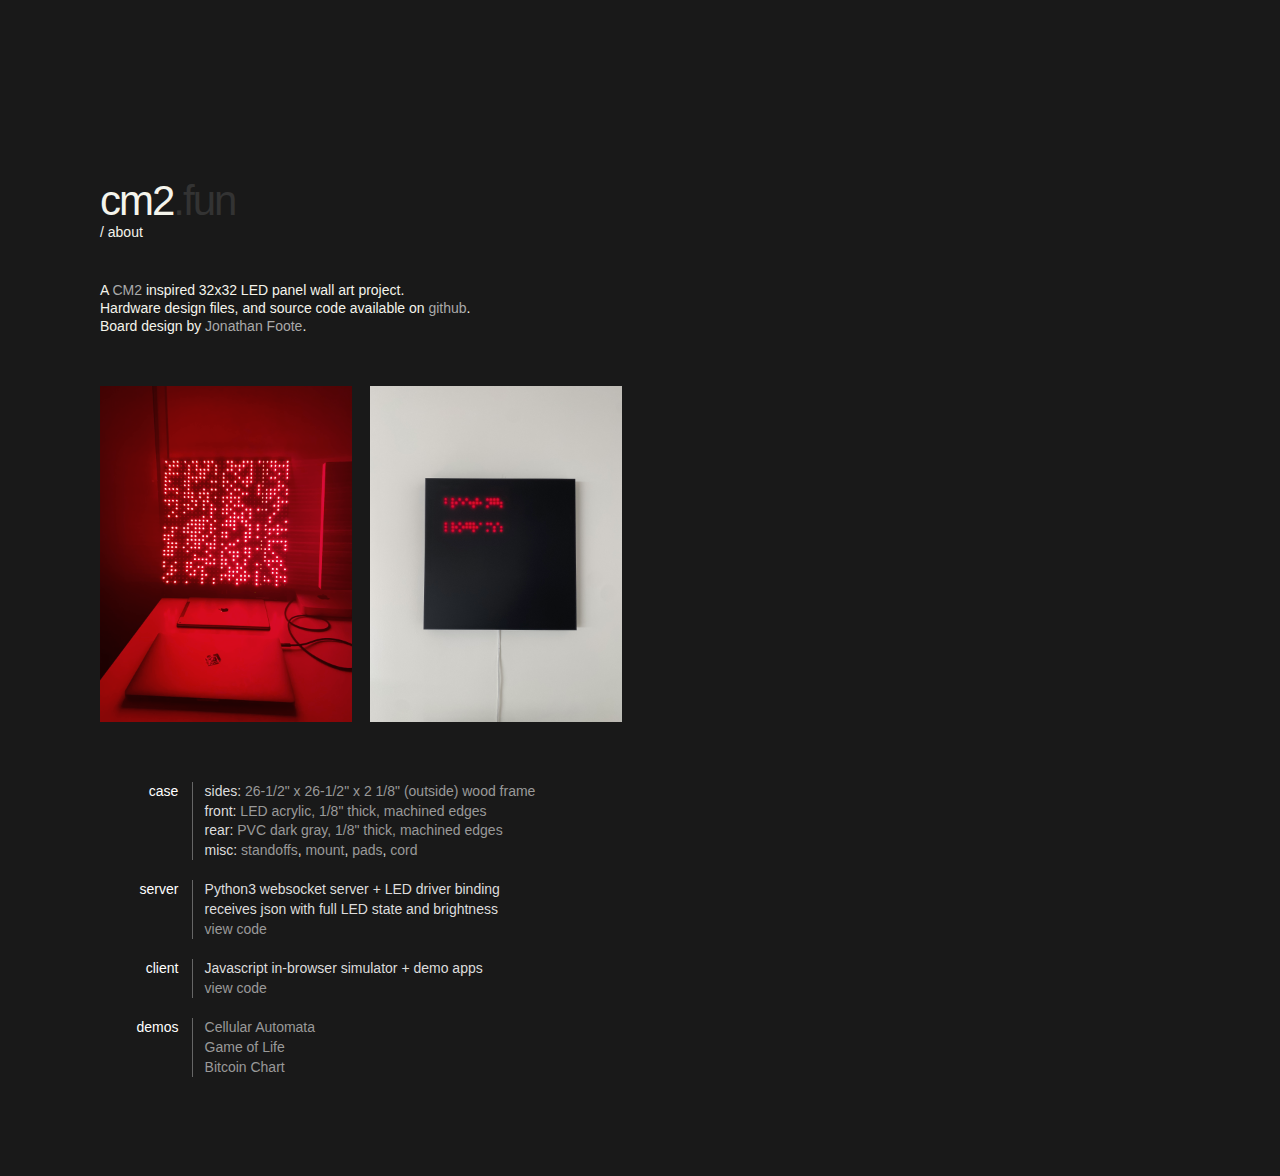
<file: index.html>
<!doctype html>
<html lang="en">

<head>
	<meta charset="utf-8">
	<title>cm2.fun</title>
	<meta name="viewport" content="width=device-width, initial-scale=1">
	<link rel="stylesheet" href="docs/style/home.css">
	<link rel="stylesheet" href="docs/style/home_header.css">
	<link rel="stylesheet" href="docs/style/about.css">
	<!--
	<link rel="stylesheet" href="docs/style/fonts/Helvetica/fonts.css">
	-->
	<link rel="stylesheet" href="https://dekorte.com/Fonts/Helvetica/fonts.css">
	<style>
		html,
		body {
			height: 100%;
			font-size: max(14px, 0.9vw);
			/*font-size: min(2vh, 1vw);*/
			width: auto;
		}

		.pageTitle {
			font-size: 3em;
		}

		.text {
			margin-top: 3em;
		}

		a:link {
			color: #999;
		}

		a:visited {
			color: #999;
		}

		a:hover {
			color: #888;
		}

		.chunkLeft {
			width: 3em;
			color: #fff;
		}

		.chunkRight {
			color: #ddd;
		}

		.description {
			padding-bottom: 0em;
		}

		.photo {
			display: inline-block;
			width: 18em;
			height: auto;
			margin-top: 1em;
			margin-bottom: 0em;
			margin-right: 1em;
			filter: grayscale(0.2);
		}

	</style>
</head>

<body>
	<div class="container leftSpace">
		<div class="header">
			<div class="pageHeader">
				<div class="topSpace"></div>
				<div class="pageTitle" style="text-transform: none;">cm2<span
						style="color: #333;">.fun</span></div>
				<div class="pageSubtitle"> / about </div>
			</div>
		</div>
		<div class="text">
			<div class="description" style="margin:0; padding:0;">
				A <a href="https://en.wikipedia.org/wiki/Connection_Machine">CM2</a> inspired 32x32 LED panel wall art project.<br>
				Hardware design files, and source code available on <a href="https://github.com/stevedekorte/ConnectionMachine">github</a>.<br>
				Board design by <a href="https://stochasticlabs.org/portfolio/jon-foote/">Jonathan Foote</a>.<br>
				<br>
				<br>

				<a href="docs/media/photos/board.jpg"><img class="photo" src="docs/media/photos/board.jpg"></a>
				<a href="docs/media/photos/wall.jpg"><img class="photo" src="docs/media/photos/wall.jpg"></a>
				<!--
				<a href="hardware/cm2-dimensions.pdf"><img class="photo" src="media/diagrams/dimensions.png"></a>
				<a href="hardware/cm2-pcb.pdf"><img class="photo" src="media/diagrams/pcb.png"></a>
				-->
			</div>
			<div class="items">
				<div class="chunk">

					<!--
					<div class="chunk">
						<div class="chunkLeft">
							design
						</div>
						<div class="chunkRight">
							<a href="specs/hardware design/cm2-gerbers.zip">PCB files</a><br>
							<a href="media/renders/one_side.png">rendering</a><br>
						</div>
					</div>


					<div class="chunk">
						<div class="chunkLeft">
							parts
						</div>
						<div class="chunkRight">
							1 &#215; BCM2835 Rhaspberry PI Zero CPU<br>
							1 &#215; HT1632C LED driver<br>
							1024 &#215; <span class="unknown">?</span> LEDs<br>
							1 &#215; <span class="unknown">?</span> power supply<br>
							</div>
						</div>
					</div>
				-->


					<div class="chunk">
						<div class="chunkLeft">
							case
						</div>
						<div class="chunkRight">
							sides: <a href="https://www.pictureframes.com/black-custom-frame-sp2">26-1/2" x 26-1/2" x 2 1/8" (outside) wood frame</a><br>
							front: <!--26-7/8" x 26-7/8"--> <a href="https://www.tapplastics.com/product/plastics/cut_to_size_plastic/black_led_sheet/668">LED acrylic, 1/8" thick, machined edges</a>
							<!-- ~$80 sans shipping --><br>
							rear: <!--26-7/8" x 26-7/8"--> <a href="https://www.tapplastics.com/product/plastics/cut_to_size_plastic/pvc_sheets/531">PVC dark gray, 1/8" thick, machined edges</a>
							<!-- ~$50 sans shipping --><br>
							misc: <a href="https://www.amazon.com/gp/product/B07D7828LC/">standoffs</a>,
							<a href="https://www.amazon.com/gp/product/B08B65RZ44/">mount</a>,
							<a href="https://www.amazon.com/SoftTouch-4799095N-Hardwood-Protector-Furniture/dp/B07JCX6Z53/">pads</a>,
							<a href="https://www.amazon.com/gp/product/B09JJPBBN8/">cord</a> 
							
						</div>
					</div>

					<div class="chunk">
						<div class="chunkLeft">
							server
						</div>
						<div class="chunkRight">
							Python3 websocket server + LED driver binding<br>
							receives json with full LED state and brightness<br>
							<a href="https://github.com/stevedekorte/cm2/tree/main/server">view code</a>
						</div>
					</div>

					<div class="chunk">
						<div class="chunkLeft">
							client
						</div>
						<div class="chunkRight">
							Javascript in-browser simulator + demo apps <!-- including cellular automata, equalizer, light bright, bitcoin chart --><br>
							<a href="https://github.com/stevedekorte/cm2/tree/main/client">view code</a><br>
						</div>
					</div>

					<div class="chunk">
						<div class="chunkLeft">
							demos
						</div>
						<div class="chunkRight">
							<a href="./client/apps/CellularAutomata/index.html">Cellular Automata</a><br>
							<a href="./client/apps/GameOfLife/index.html">Game of Life</a><br>
							<a href="./client/apps/Market/index.html">Bitcoin Chart</a><br>
						</div>
					</div>

					<br>
					<br>
					<br>
					<br>
				</div>
			</div>
</body>
</html>
</file>
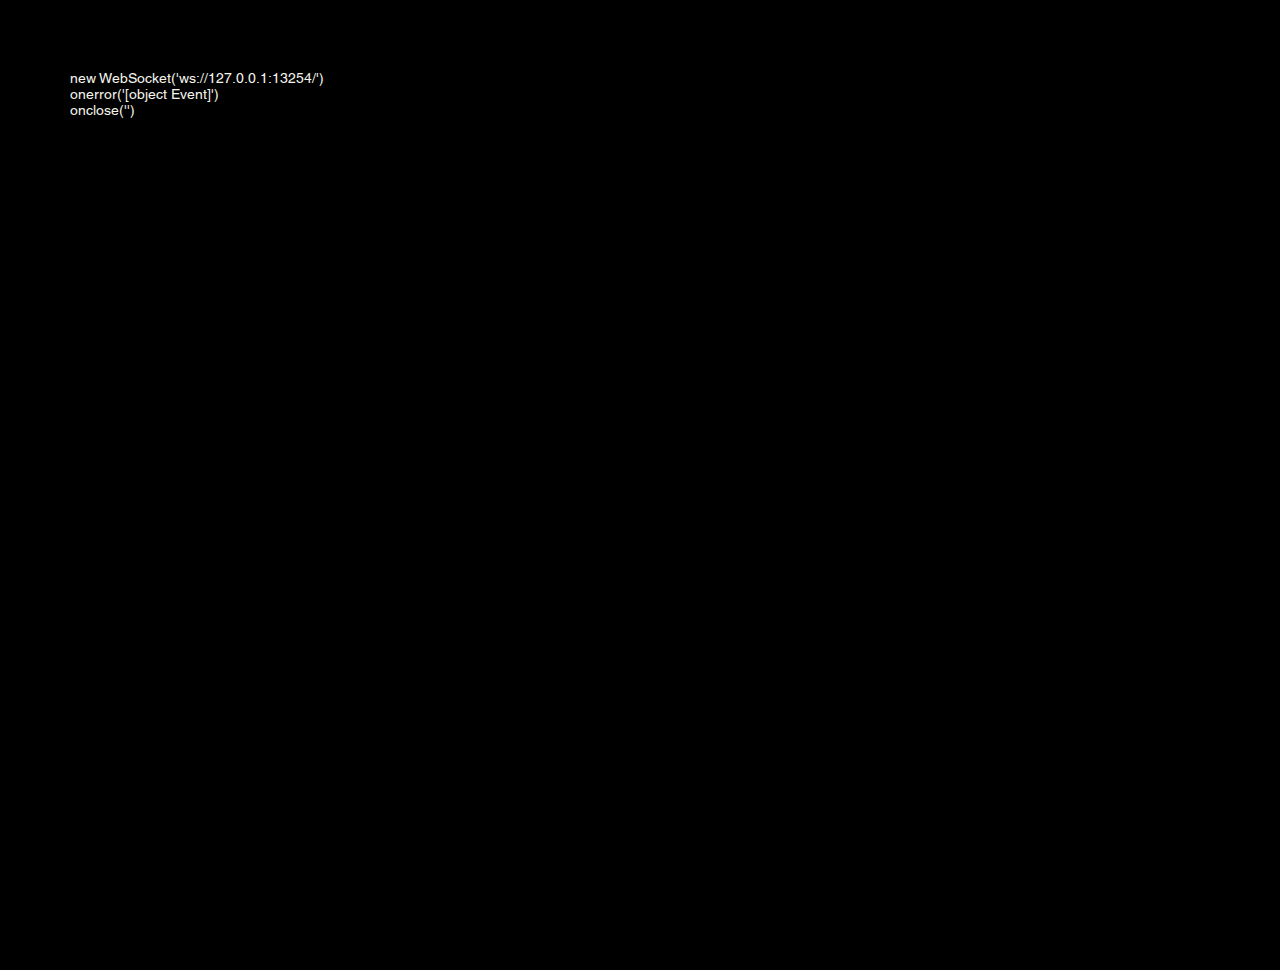
<file: client/js/index.html>
<!doctype html>
<html lang="en">
<head>
	<meta charset="utf-8">
	<title>client</title>

	<meta name="viewport" content="width=device-width, initial-scale=1">
	<link href="./Fonts/Helvetica/fonts.css" rel="stylesheet" type="text/css">
	<link href="style.css" rel="stylesheet" type="text/css">
	<!--
	<script type="text/javascript" src="typing.js"></script>
	-->

	<style>
		
	</style>
</head>

<body style="margin: 5em;">
	<div id="content">
	</div>
</body>

<script>
	const content = document.getElementById("content")
	const ip = "127.0.0.1"
	const port = 13254

	//var socket = new WebSocket("ws://127.0.0.1:13254/socketserver", ["protocolOne", "protocolTwo"]);
	const url = "ws://" + ip + ":" + port + "/"
	var socket = new WebSocket(url);

	log("new WebSocket('" + url + "')")

	socket.onopen = function (event) {
		log("onopen()")
		socket.send("{ frame: \"xxx\" }");
	};

	socket.onmessage = function(event) {
		const message = event.data
		log("onmessage('" + message + "')")
	}

	socket.onerror = function(event) {
		log("onerror('" + event + "')")
	}

	socket.onclose = function(event) {
		log("onclose('" + event.reason + "')<br>")
	}

	function log(msg) {
		content.innerHTML += " " + msg + "<br>\n"
	}

	window.onkeydown= function(event) {
		const k = event.keyCode
		socket.send("{ keyCode: " + k + " }");
    }

	//socket.close();


</script>

</html>
</file>
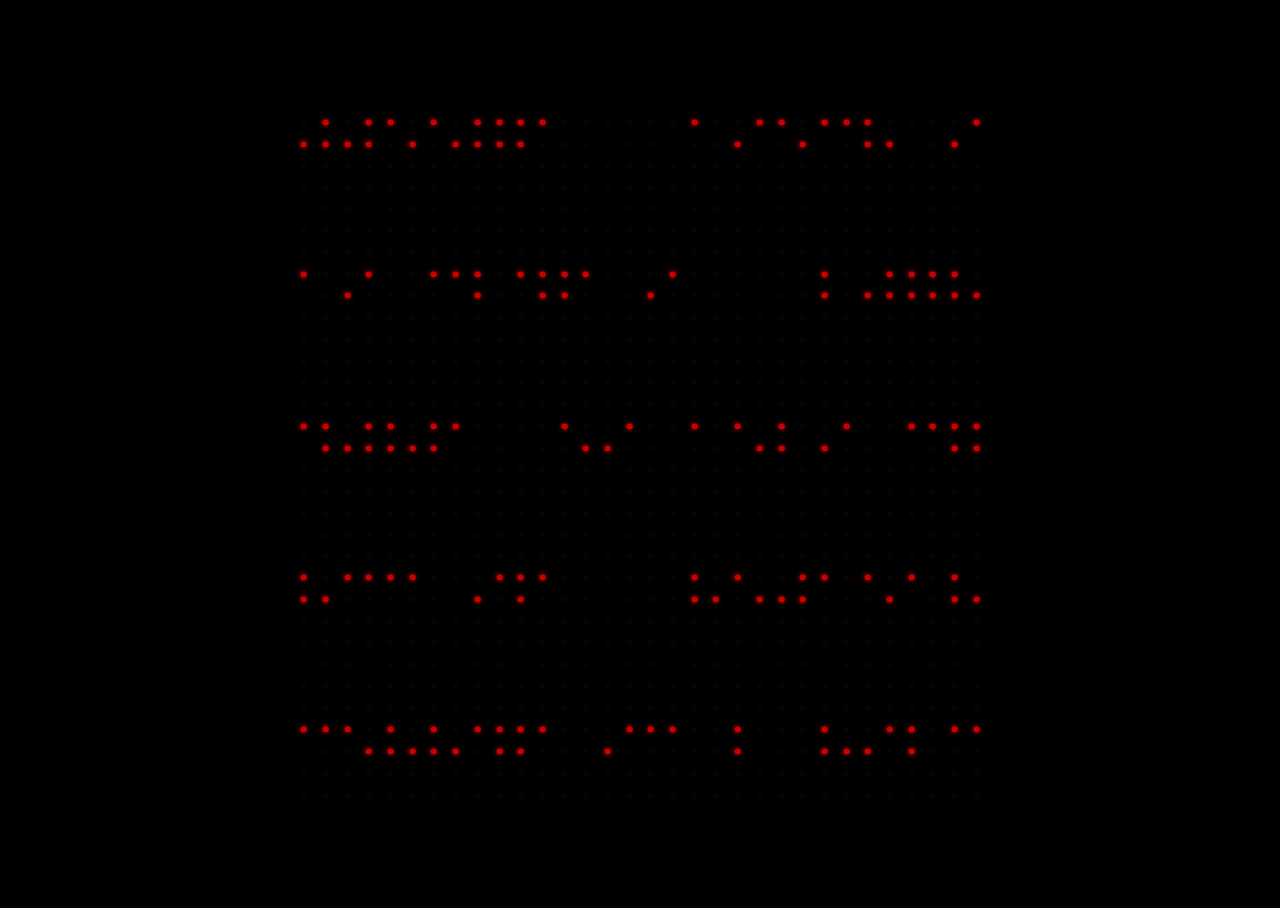
<file: client/apps/Braille/index.html>
<!DOCTYPE html>
<html>
  <head>
    <meta http-equiv="cache-control" content="no-cache">    
    <meta http-equiv="pragma" content="no-cache">      
        
    <meta charset="utf-8">
    <meta name="viewport" content="width=device-width, initial-scale=1, maximum-scale=3, minimum-scale=0.1">
    <link rel="manifest" href="/manifest.json">
    <meta name="Description" content="">
    <meta name="theme-color" content="#317EFB"/>
    <!--
    <link rel="icon" href="resources/favicons/favicon.ico">
    -->
    <title>...</title>
    <script type="text/javascript" src="../../source/boot/ResourceLoaderPanel.js"></script>
    <script type="text/javascript" src="../../source/boot/ResourceLoader.js"></script>
  </head>
  <body></body>
</html>
</file>
<file: docs/style/home.css>
html, body {
	height: 100%;
	width: auto;
}

html {
	color: #f4f4ec;
	font-family: "Helvetica Neue", "Helvetica", sans-serif;
	-webkit-font-smoothing: antialiased;
    text-rendering: optimizeLegibility;
	font-size: 14px;
}

body {
	background: #191919;
	line-height: 1.4667;
    margin: 0px;
}

/* --- links --- */

a:link,
a:visited {
	color: #565553;
	text-decoration: none;
	transition: background-color .15s linear, color .15s linear;
}

a:hover { 
    color: #3c3c3b; 
}

/* -- content --- */

.text {
    max-width: 40em; 
    margin-right: 1.3em;
    font-family: 'Helvetica Neue', Helvetica, Arial, sans-serif;
    font-size: 1.06em;
    font-weight: 300;
    line-height: 1.86em;
}

.container {
	position: relative;
	width: auto;
}

/* --- nav --- */

.navigation {
	list-style: none;
	margin: 0;
	padding: 0;
	animation: fadein 1.5s;
}

.link, .linkFar, .linkDocs {
    font-size: 4em;
    line-height: 1em;
    display: block;
    -webkit-font-smoothing: antialiased;
    -transition-delay: 0s, 0s;
    -webkit-transition-duration: 0.15s, 0.15s;
    -webkit-transition-property: background-color, color;
    -webkit-transition-timing-function: linear, linear;
    /*
    color: rgb(86, 85, 83);
    */

    color: rgb(106, 105, 103);
    font-family: "Helvetica Neue Bold", sans-serif;
    /*font-weight: bold;*/
    letter-spacing: -0.04em;
    list-style-position: outside;
    text-decoration: none;
    transition-duration: 0.15s, 0.15s;
    transition-property: background-color, color;
    transition-timing-function: linear, linear;
}

/*
.link a, .linkFar a, .linkDocs a {
    color: rgb(86, 85, 83);
}
*/


.link:hover {
    color: #aaaa33;    
    /*
    color: #2277ff;    
    color: #3c3c3b;
    color: #a041ca;
    color: #99c;
    */
}

.linkFar:hover {
    color: #2dc6ad;    
    /*
    color: #5e5b84;
    color: #a77;
    color: #3c3c3b;
    color: #e28728;
    color: #966;
    */
}

.linkDocs:hover {
    color: #aaaa33;    
    /*
    color: #b4b044;
    color: #aaaa33;    
    */    
}

/* ------------------- */

@media only screen and (max-width: 885px) {
    .link, .linkFar, .linkDocs
	{ 
	    font-size: 4em; 
		line-height: 1em;
    }
    
}

@media only screen and (max-width: 720px) {
    .link, .linkFar, .linkDocs
	{ 
	    font-size: 3.3em; 
		line-height: 1em;
	}
}


@media only screen and (max-width: 475px) { 
    .link, .linkFar, .linkDocs
    { 
	    font-size: 3.3em; 
		line-height: 1em;
	}
}

@media only screen and (max-width: 320px) {
    .link, .linkFar, .linkDocs
    { 
	    font-size: 2.13em; 
		line-height: 1em;
    }
    
    .message {
	    font-size: 0.86em; 
		line-height: 1em;
    }
}

/* --- index --- */

.entryLink:hover {
    color: #ccc;
    border-left: 1px solid #777;
    margin-left: -1px;
    background-color: #3a3a3a;
}

.entry {
	animation: fadein 2s;
    display: inline-block;
    border-left: 1px solid #444;
    height: 70px;
    margin-top: -1px;
    width: 250px;
    margin-left: -1px;
    font-size: 1em;
    transition: .15s;
}

.entry:hover {
    color: #ccc;
    border-left: 1px solid #777;
    margin-left: -1px;
    background-color: #3a3a3a;
}
        
.name {
    display: block;
    color: #fff;
    font-family: "Helvetica Neue Bold", sans-serif;
    /*font-weight: 600;*/
    line-height: 15px;
    margin-top: 15px;
    margin-left: 15px;

    text-overflow: ellipsis;
    white-space: nowrap;
    overflow: hidden;
}

.comment {
    display: block;
    margin-top: 0px;
    padding-top: 0px;
    margin-left: 15px;
    font-family: "Helvetica Neue", sans-serif;
    /*font-weight: 400;*/
    color: #ccc;
}
</file>
<file: docs/style/home_header.css>
.topSpace {
    padding-top: 180px;
}

.leftSpace {
	margin-left: 100px;
}

/*
.pageHeader {
}
*/

/*
.header {

}
*/

.pageHeader a {
    color: rgb(244, 244, 236);
}

.pageHeader a:hover {
    color: #aaa;
}

.pageTitle {
    font-family: "Helvetica Neue Bold", sans-serif;
    text-transform: lowercase;
    display: block;
    font-size: 5em;
    line-height: 1em;
    /*font-weight: bold;*/
    letter-spacing: -2px;
    width: fit-content;
    padding-right: 0.1em;
}

.pageTitle a {
    font-family: inherit;
    text-transform: inherit;
    font-weight: inherit;
}

.pageSubtitle {
	animation: fadein 1s;
    font-family: "Helvetica Neue Bold", sans-serif;
    color: rgb(244, 244, 236);
    
    font-size: 1em;
    line-height: 1em;
    
    display: block;
    /*font-weight: bold;*/
    margin-top: 0.2em;
    margin-bottom: 1.5em;
}

/*
.pageSubtitle::before {
}
*/

@media only screen and (max-width: 720px) {
	.pageTitle {
		font-size: 4em;
	}
	
	.pageSubtitle {
		font-size: 1em;
	    line-height: 1em;   
        margin-top: 0.6em;
	}
	
	.topSpace { 
	    padding-top: 3.3em;
	}

    .leftSpace {
	    margin-left: 3.3em; 
    }

    .message {
        font-size: 1em;
    }
}

@media only screen and (max-width: 475px) {
	.pageTitle {
		font-size: 3.3em;
		line-height: 30px;
	}
	
	.pageSubtitle {
		font-size: 1em;
	    line-height: 1em;
	}
	
    .topSpace {
        padding-top: 1.6em;
    }
    
    .leftSpace {
        margin-left: 2em;
    }

    .message {
        font-size: 0.7em;
    }
}

@media only screen and (max-width: 320px) {
	.pageTitle {
	    font-size: 2.1em; 
		line-height: 1em;
	}
	
	.pageSubtitle {
	    font-size: 1em; 
	    line-height: 1em;
	}
	
    .topSpace {
        padding-top: 2em;
    }
    
    .leftSpace {
        margin-left: 1.3em;
    }

    .message {
        font-size: 0.5em;
    }
}

/* --- fade in --- */

            
@keyframes fadein {
    0% {
        opacity:0;
    }
    100% {
        opacity:1;
    }
}   

            
@keyframes fadeout {
    0% {
        opacity:1;
    }
    100% {
        opacity:0;
    }
}
</file>
<file: docs/style/about.css>
.text {
    font-family: "Helvetica Neue", sans-serif;
    margin-top: 4em;
    font-size: 1em; 
    /*font-weight: 400; */
    line-height: 1.3em;
    animation: fadein 1s;
}

.description {
    animation: fadein 1s;
    margin-bottom: 4em;
}

.moreLink a {
    color: white;
    font-family: "Helvetica Neue Bold", sans-serif;
    /*font-weight: bold;*/
}

.moreLink a:hover {
    color: #ccc;
}

.items {
    white-space: nowrap;
    margin-top: 4em; 
    margin-left: 2.6em; 
    margin-bottom: 1.6em; 
    line-height: 1.4em;
}

/* --- chunk --- */

.chunk {
    width: auto;
    margin-bottom: 20px;
    animation: fadein 1.5s;
}

.chunkLeft {
    vertical-align: top;
    display: inline-block;
    width: 8em;
    text-align: right;
    padding-right: 0.66em;
    font-family: "Helvetica Neue Bold", sans-serif;
    /*font-weight: 600;*/
}

.chunkRight {
    display: inline-block;
    padding-left: 0.86em;
    border-left: 1px solid #666;
    vertical-align: top;
}

@media only screen and (max-width: 475px) {
    .text {
        margin-top: 2.6em;
    }
    
    .items {
        margin-top: 0.66em; 
        margin-left: 0em; 
    }
    
    .chunkLeft {
        display: block;
        text-align: left;
        width: auto;
    }
    
    .chunkRight {
        margin-top: 0.66em;
        padding-left: 0.66em; 
        width: auto;
        white-space: normal;
        border-left: 2px solid #555;

    }
    
    .wrapper {
        display: inline-block;
        border: 0px solid #f00;
        white-space: normal;

    }
}

/*
.chunk:nth-of-type(1) {
    animation: fadeinDelayed 1.5s;
}

.chunk:nth-of-type(2) {
    animation: fadeinDelayed 1.5s;
}

.chunk:nth-of-type(3) {
    animation: fadeinDelayed 1.5s;
}

.chunk:nth-of-type(4) {
    animation: fadeinDelayed 1.5s;
}  
*/

.description a:link {
    color: #aaa;
}

.description a:visited {
    color: #aaa;
}

.description a:hover {
    color: #ddd;
}

.period {
    transition: all 6s;
    color: black;
}
</file>
<file: client/js/Fonts/Helvetica/fonts.css>
@font-face{
        font-family:"Helvetica LT W01 Roman";
        src:url("1489436/89294146-207c-4803-91fe-338f0d0094bd.woff2") format("woff2"),url("1489436/57055fe4-c2d3-4287-bac2-eece43fdcbd3.woff") format("woff");
    }
    
    @font-face{
        font-family:"Helvetica LT W01 Bold";
        src:url("1489452/7ce0a2f5-eb00-46aa-919c-5b3f3667646c.woff2") format("woff2"),url("1489452/cad22c74-45b4-4c49-9e6a-0cd3768a7bc7.woff") format("woff");
    }
</file>
<file: client/js/style.css>
html, body {
	height: 100%;
	font-size: max(14px, 1vw);
	/*font-size: min(2vh, 1vw);*/
	width: auto;
}

html {
	color: #f4f4ec;
	font-family: "Helvetica LT W01 Roman", Times, sans-serif;
	-webkit-font-smoothing: antialiased;
}

body {
	/*background: #191919;*/
	background-color: #000;
	margin: 0;
	transition: background-color 0.6s ease-out;
}

a:link, a:visited {
	font-family: "Helvetica LT W01 Roman", Times, sans-serif;
	color: #bbb;
	text-decoration: none;
	transition: background-color .15s linear, color .15s linear;
}

a:hover {
	color: #fff;
	text-shadow: 0px 0px 1px white;
	transition: .2s text-shadow;
}

.container {
	margin-left: 8vw;
}

.pageTitle {
	text-transform: lowercase;
	display: block;
	font-size: min(10vw, 5em);
	line-height: 1em;
	text-shadow: 0px 0px 1px white;
}

.cursor {
	display: inline-block;
	position: absolute;
	background-color: #f4f4ec;
	margin-left: 0.05em;
	margin-bottom: -0.05em;
	max-width: 0.06em;
	font-size: min(10vw, 5em);
	bottom: 0px;
	box-shadow: 0px 0px 3px white;
	max-height: 0em;
	opacity: 0;
}

.pageSubtitle {
	color: #f4f4ec;
	font-size: 1em;
	display: block;
	font-family: "Helvetica LT W01 Bold";
	margin-top: .5em;
	margin-bottom: 2em;
	/* text-shadow: 0px 0px 1px #f4f4ec; */
}

.chunks {
	white-space: nowrap;
	margin-top: 1em;
	font-size: 1em;
	line-height: 1.2em;
}

.chunk {
	width: auto;
	margin-bottom: 2em;
}

.chunkLeft {
	vertical-align: top;
	display: inline-block;
	font-family: "Helvetica LT W01 Bold";
	text-align: right;
	width: 8em;
	padding-right: 1em;
}

.chunkRight {
	display: inline-block;
	border-left: max(1px, 0.1em) solid #666;
	vertical-align: top;
	padding-left: 1em;
}

.Character {
	font-family: "Helvetica LT W01 Bold";
	display: inline;
	text-shadow: 0px 0px 10px white;
	animation-name: CharacterGlowFade;
	animation-fill-mode: forwards;
	animation-duration: 0.33s;
	animation-iteration-count: 1;
}

@keyframes CharacterGlowFade {
	from {
		text-shadow: 0px 0px 10px white;
	}

	to {
		text-shadow: 0px 0px 1px white;
	}
}

/*
@media only screen and (max-width: 1000px) {

	.pageSubtitle {
		font-size: 14px;
		line-height: 14px;
	}

	.chunks {
		margin-top: 50px;
		font-size: 14px;
		line-height: 18px;
	}

	.chunk {
		margin-bottom: 20px;
	}

	.chunkLeft {
		width: 80px;
		padding-right: 10px;
	}

	.chunkRight {
		padding-left: 10px;
	}

}

@media only screen and (max-width: 660px) {

	.container {
		margin-left: 2vw;
	}
}

@media only screen and (max-width: 350px) {

	.container {
		margin-left: 1vw;
	}
}
*/

.ProjectTitle:hover {
	text-shadow: 0px 0px 1.5px white;
	transition: .2s text-shadow;
	color: white;
}

.ProjectTitle {
	font-family: "Helvetica LT W01 Bold", times;
	display: inline-block;
	/*color: #fff;*/
}

.ProjectSubtitle {
	display: inline-block;
	color: #888;
	margin-bottom: 0px;
	padding-left: 0.5em;
	transition: 0.5s opacity, 0.5s color;
	transition-timing-function: ease-in-out;
	opacity: 0;
}
</file>
